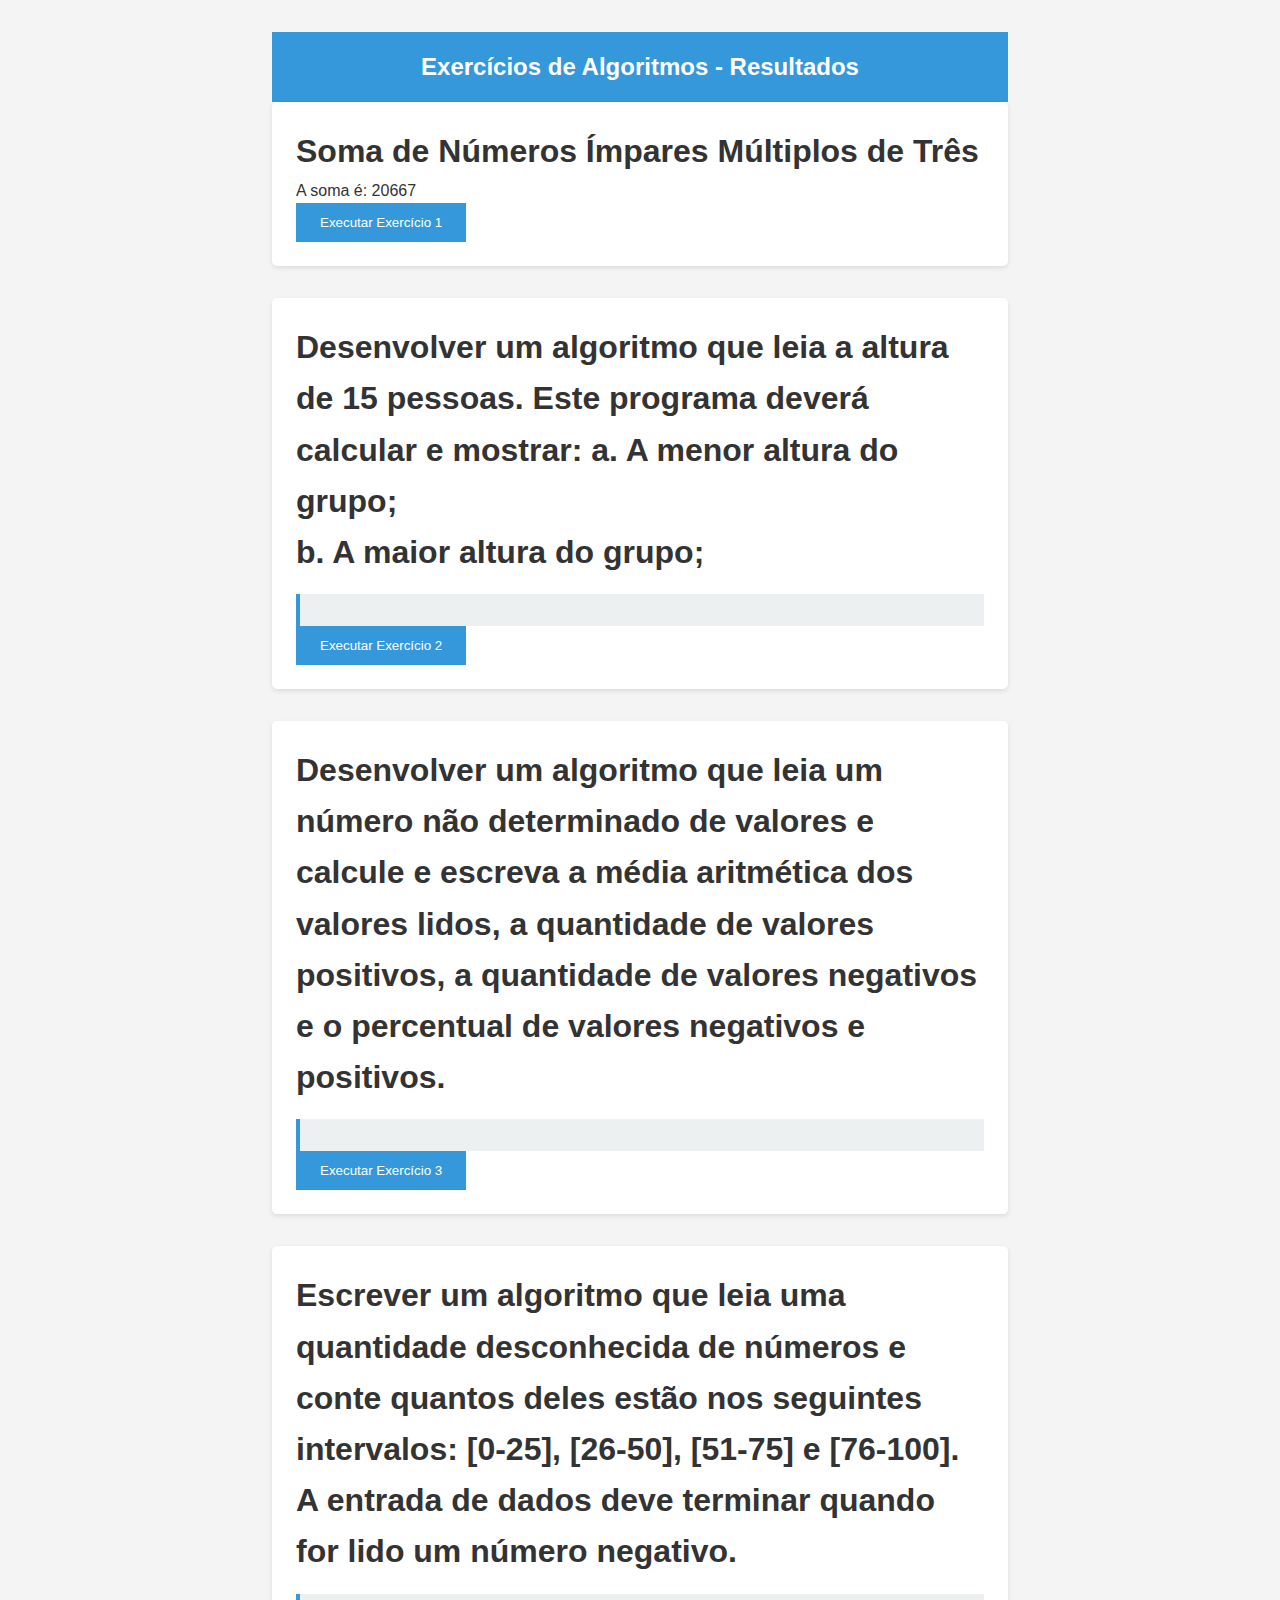
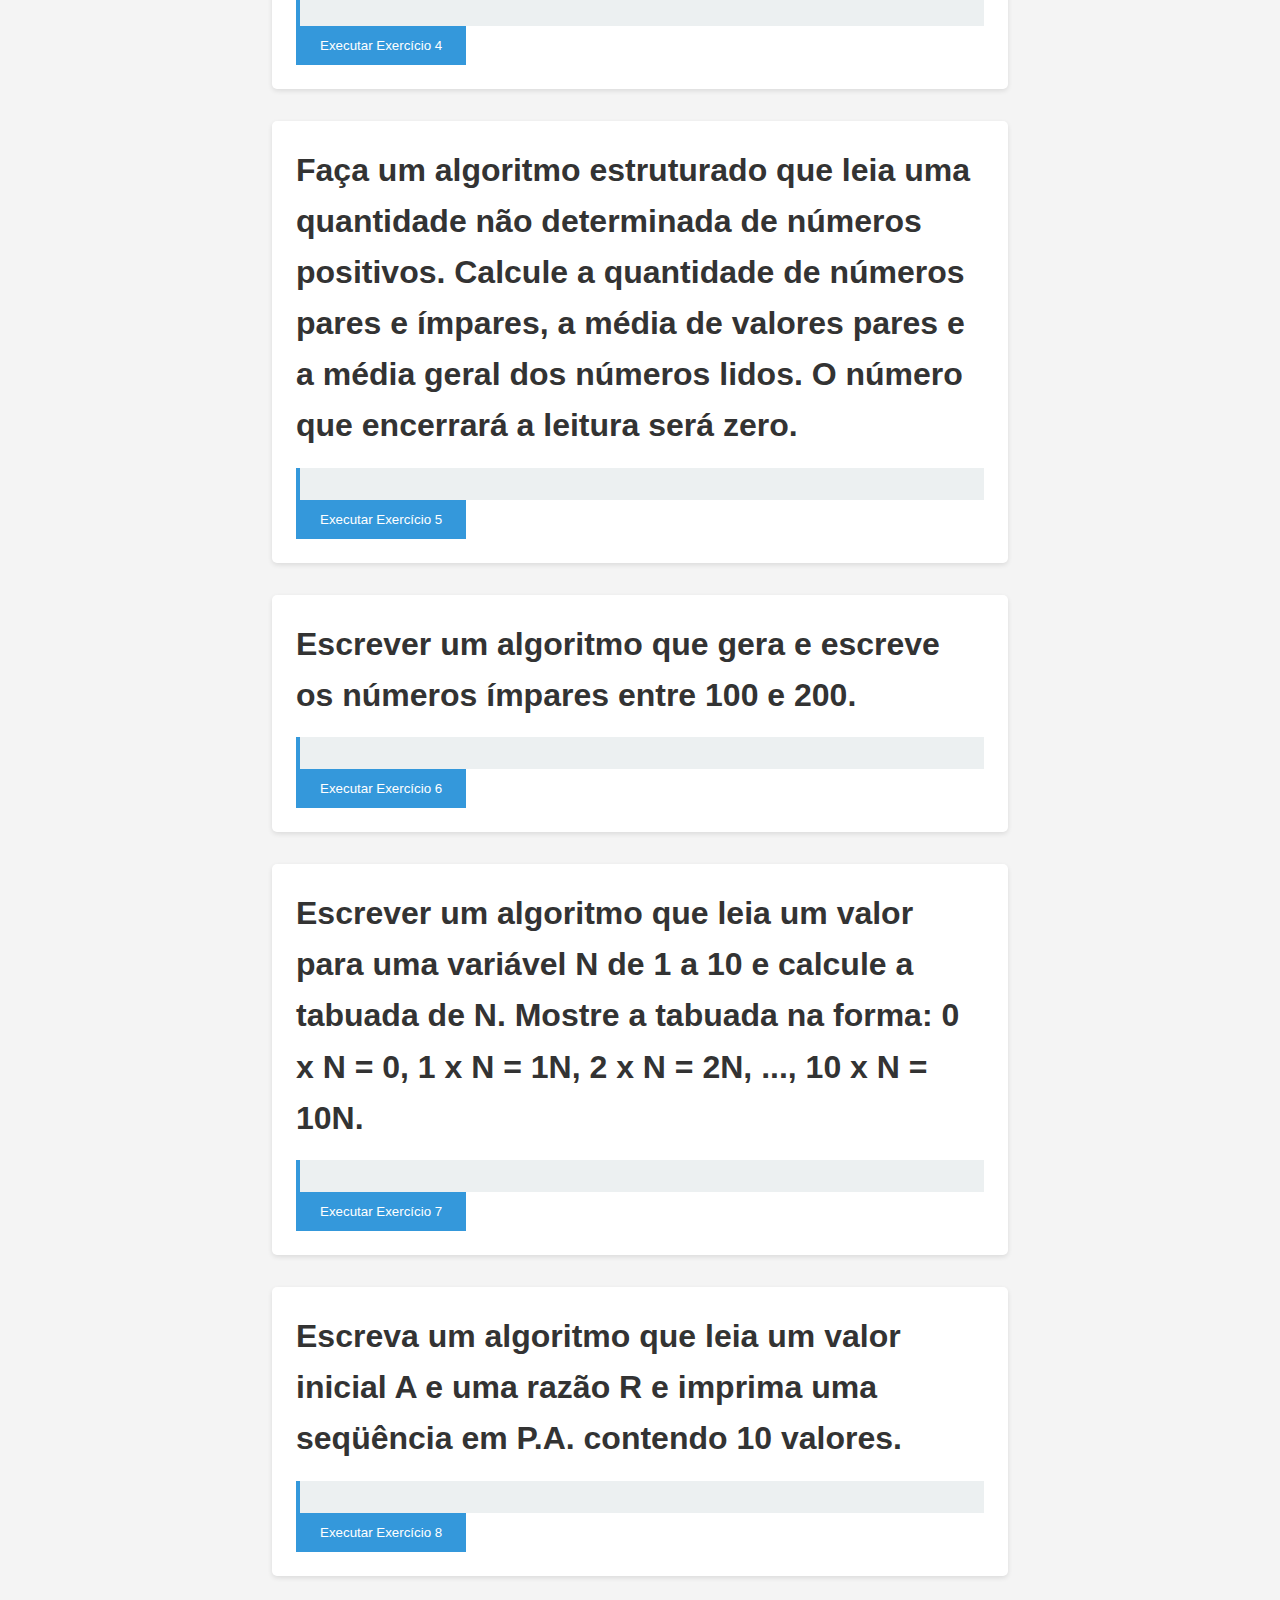
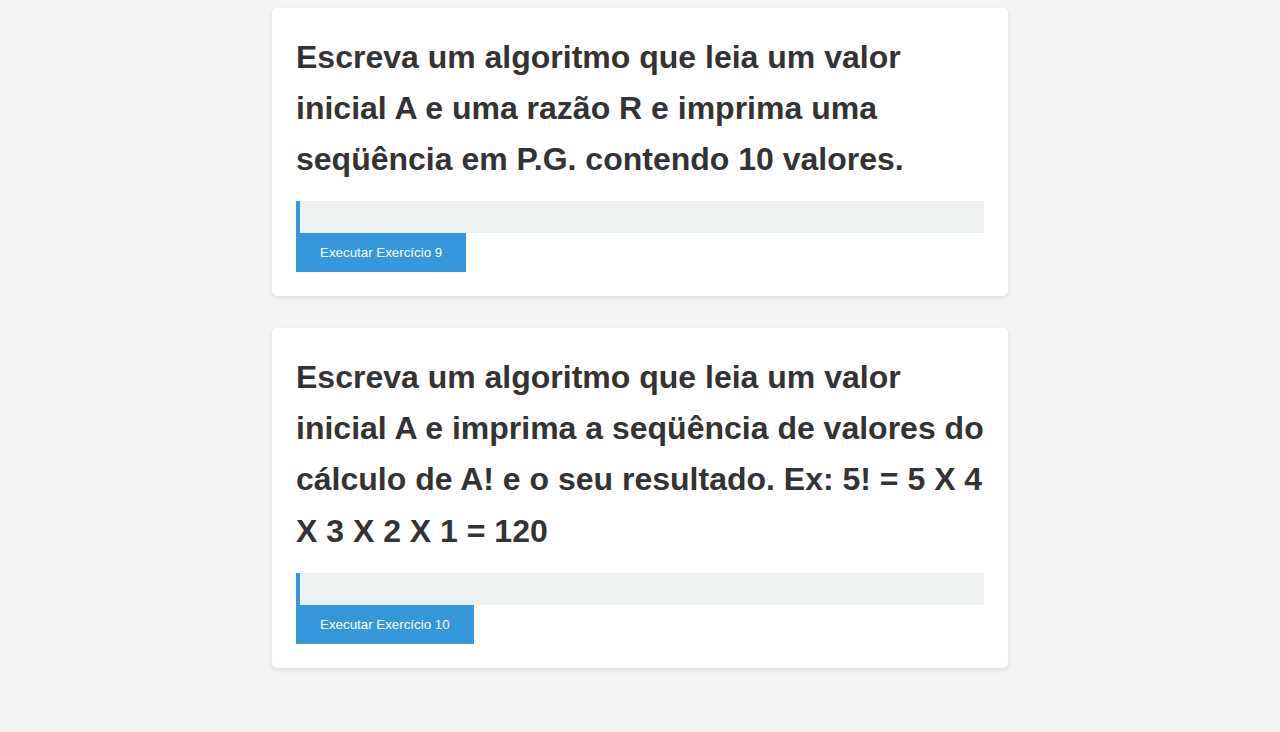
<file: Exercício2/index.html>
<!DOCTYPE html>
<html lang="pt-BR">
  <head>
    <meta charset="UTF-8" />
    <meta name="viewport" content="width=device-width, initial-scale=1.0" />
    <title>Exercícios de Algoritmos</title>
    <link rel="stylesheet" href="styles.css" />
  </head>
  <body>
    <main class="container">
      <header>
        <h2>Exercícios de Algoritmos - Resultados</h2>
      </header>

      <!-- Resultados serão exibidos aqui -->
      <section>
        <h1>Soma de Números Ímpares Múltiplos de Três</h1>
        <p id="resultado1"></p>
        <button onclick="exercício1()">Executar Exercício 1</button>
      </section>
      <section>
        <h1>
          Desenvolver um algoritmo que leia a altura de 15 pessoas. Este
          programa deverá calcular e mostrar: a. A menor altura do grupo;<br />
          b. A maior altura do grupo; <br />
        </h1>
        <div id="resultado2" class="output"></div>
        <button onclick="exercício2()">Executar Exercício 2</button>
      </section>
      <section>
        <h1>
          Desenvolver um algoritmo que leia um número não determinado de valores
          e calcule e escreva a média aritmética dos valores lidos, a quantidade
          de valores positivos, a quantidade de valores negativos e o percentual
          de valores negativos e positivos.
        </h1>
        <div id="resultado3" class="output"></div>
        <button onclick="exercício3()">Executar Exercício 3</button>
      </section>
      <section>
        <h1>
          Escrever um algoritmo que leia uma quantidade desconhecida de números
          e conte quantos deles estão nos seguintes intervalos: [0-25], [26-50],
          [51-75] e [76-100]. A entrada de dados deve terminar quando for lido
          um número negativo.
        </h1>
        <div id="resultado4" class="output"></div>
        <button onclick="exercício4()">Executar Exercício 4</button>
      </section>
      <section>
        <h1>
          Faça um algoritmo estruturado que leia uma quantidade não determinada
          de números positivos. Calcule a quantidade de números pares e ímpares,
          a média de valores pares e a média geral dos números lidos. O número
          que encerrará a leitura será zero.
        </h1>
        <div id="resultado5" class="output"></div>
        <button onclick="exercício5()">Executar Exercício 5</button>
      </section>
      <section>
        <h1>
          Escrever um algoritmo que gera e escreve os números ímpares entre 100
          e 200.
        </h1>
        <div id="resultado6" class="output"></div>
        <button onclick="exercício6()">Executar Exercício 6</button>
      </section>
      <section>
        <h1>
          Escrever um algoritmo que leia um valor para uma variável N de 1 a 10
          e calcule a tabuada de N. Mostre a tabuada na forma: 0 x N = 0, 1 x N
          = 1N, 2 x N = 2N, ..., 10 x N = 10N.
        </h1>
        <div id="resultado7" class="output"></div>
        <button onclick="exercício7()">Executar Exercício 7</button>
      </section>
      <section>
        <h1>
          Escreva um algoritmo que leia um valor inicial A e uma razão R e
          imprima uma seqüência em P.A. contendo 10 valores.
        </h1>
        <div id="resultado8" class="output"></div>
        <button onclick="exercício8()">Executar Exercício 8</button>
      </section>
      <section>
        <h1>
          Escreva um algoritmo que leia um valor inicial A e uma razão R e
          imprima uma seqüência em P.G. contendo 10 valores.
        </h1>
        <div id="resultado9" class="output"></div>
        <button onclick="exercício9()">Executar Exercício 9</button>
      </section>
      <section>
        <h1>
          Escreva um algoritmo que leia um valor inicial A e imprima a seqüência
          de valores do cálculo de A! e o seu resultado. Ex: 5! = 5 X 4 X 3 X 2
          X 1 = 120
        </h1>
        <div id="resultado10" class="output"></div>
        <button onclick="exercício10()">Executar Exercício 10</button>
      </section>
    </main>

    <script src="script.js"></script>
  </body>
</html>
</file>
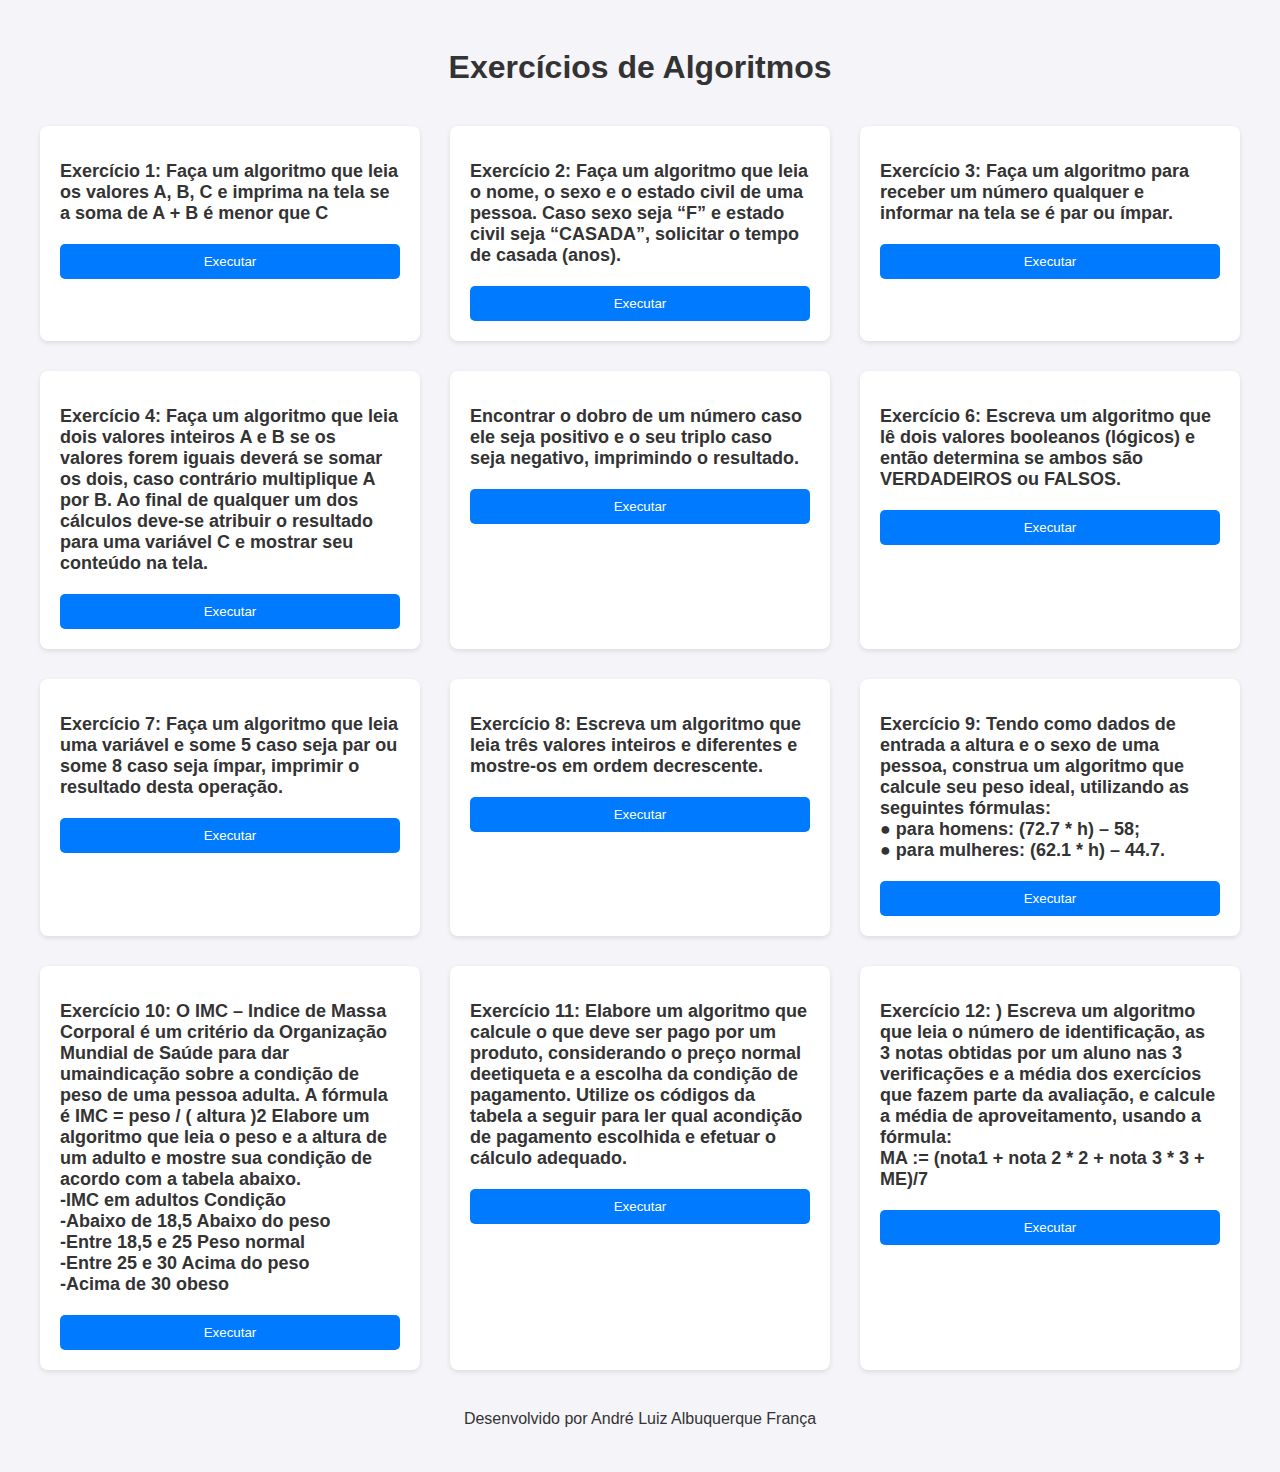
<file: Exercícios1/index.html>
<!DOCTYPE html>
<html lang="pt-BR">
<head>
    <meta charset="UTF-8" />
    <meta name="viewport" content="width=device-width, initial-scale=1.0" />
    <title>Exercícios de Algoritmos</title>
    <link rel="stylesheet" href="styles.css" />
</head>
<body>
    <header>
        <h1>Exercícios de Algoritmos</h1>
    </header>

    <main>
        <section class="container">
            <article class="card">
                <h2>Exercício 1: Faça um algoritmo que leia os valores A, B, C e imprima na tela se a soma de A + B é menor que C</h2>
                <button onclick="exercicio1()">Executar</button>
                <div id="resultado1"></div>
            </article>

            <article class="card">
                <h2>Exercício 2: Faça um algoritmo que leia o nome, o sexo e o estado civil de uma pessoa. Caso sexo seja “F” e
                    estado civil seja “CASADA”, solicitar o tempo de casada (anos). </h2>
                <button onclick="exercicio2()">Executar</button>
                <div id="resultado2"></div>
            </article>

            <article class="card">
                <h2>Exercício 3: Faça um algoritmo para receber um número qualquer e informar na tela se é par ou ímpar. </h2>
                <button onclick="exercicio3()">Executar</button>
                <div id="resultado3"></div>
            </article>

            <article class="card">
                <h2>Exercício 4: Faça um algoritmo que leia dois valores inteiros A e B se os valores forem iguais deverá se
                    somar os dois, caso contrário multiplique A por B. Ao final de qualquer um dos cálculos deve-se
                    atribuir o resultado para uma variável C e mostrar seu conteúdo na tela. </h2>
                <button onclick="exercicio4()">Executar</button>
                <div id="resultado4"></div>
            </article>

            <article class="card">
                <h2> Encontrar o dobro de um número caso ele seja positivo e o seu triplo caso seja negativo,
                    imprimindo o resultado.</h2>
                <button onclick="exercicio5()">Executar</button>
                <div id="resultado5"></div>
            </article>

            <article class="card">
                <h2>Exercício 6:  Escreva um algoritmo que lê dois valores booleanos (lógicos) e então determina se ambos são
                    VERDADEIROS ou FALSOS. </h2>
                <button onclick="exercicio6()">Executar</button>
                <div id="resultado6"></div>
            </article>

            <article class="card">
                <h2>Exercício 7: Faça um algoritmo que leia uma variável e some 5 caso seja par ou some 8 caso seja ímpar,
                    imprimir o resultado desta operação. </h2>
                <button onclick="exercicio7()">Executar</button>
                <div id="resultado7"></div>
            </article>

            <article class="card">
                <h2>Exercício 8: Escreva um algoritmo que leia três valores inteiros e diferentes e mostre-os em ordem
                    decrescente.</h2>
                <button onclick="exercicio8()">Executar</button>
                <div id="resultado8"></div>
            </article>

            <article class="card">
                <h2>Exercício 9: Tendo como dados de entrada a altura e o sexo de uma pessoa, construa um algoritmo que
                    calcule seu peso ideal, utilizando as seguintes fórmulas:<br />
                    ● para homens: (72.7 * h) – 58;<br />
                    ● para mulheres: (62.1 * h) – 44.7.</h2>
                <button onclick="exercicio9()">Executar</button>
                <div id="resultado9"></div>
            </article>

            <article class="card">
                <h2>Exercício 10: O IMC – Indice de Massa Corporal é um critério da Organização Mundial de Saúde para dar
                    umaindicação sobre a condição de peso de uma pessoa adulta. A fórmula é IMC = peso / ( altura )2
                    
                    Elabore um algoritmo que leia o peso e a altura de um adulto e mostre sua condição de acordo
                    com a tabela abaixo.<br />
                    -IMC em adultos Condição<br />
                    -Abaixo de 18,5 Abaixo do peso<br />
                    -Entre 18,5 e 25 Peso normal<br />
                    -Entre 25 e 30 Acima do peso<br />
                    -Acima de 30 obeso </h2>
                <button onclick="exercicio10()">Executar</button>
                <div id="resultado10"></div>
            </article>

            <article class="card">
                <h2>Exercício 11: Elabore um algoritmo que calcule o que deve ser pago por um produto, considerando o preço
                    normal deetiqueta e a escolha da condição de pagamento. Utilize os códigos da tabela a seguir
                    para ler qual acondição de pagamento escolhida e efetuar o cálculo adequado. </h2>
                <button onclick="exercicio11()">Executar</button>
                <div id="resultado11"></div>
            </article>

            <article class="card">
                <h2>Exercício 12: ) Escreva um algoritmo que leia o número de identificação, as 3 notas obtidas por um aluno nas
                    3 verificações e a média dos exercícios que fazem parte da avaliação, e calcule a média de
                    aproveitamento, usando a fórmula: <br />
                    MA := (nota1 + nota 2 * 2 + nota 3 * 3 + ME)/7</h2>
                <button onclick="exercicio12()">Executar</button>
                <div id="resultado12"></div>
            </article>
        </section>
    </main>

    <footer>
        <p>Desenvolvido por André Luiz Albuquerque França</p>
    </footer>

    <script src="script.js"></script>
</body>
</html>
</file>
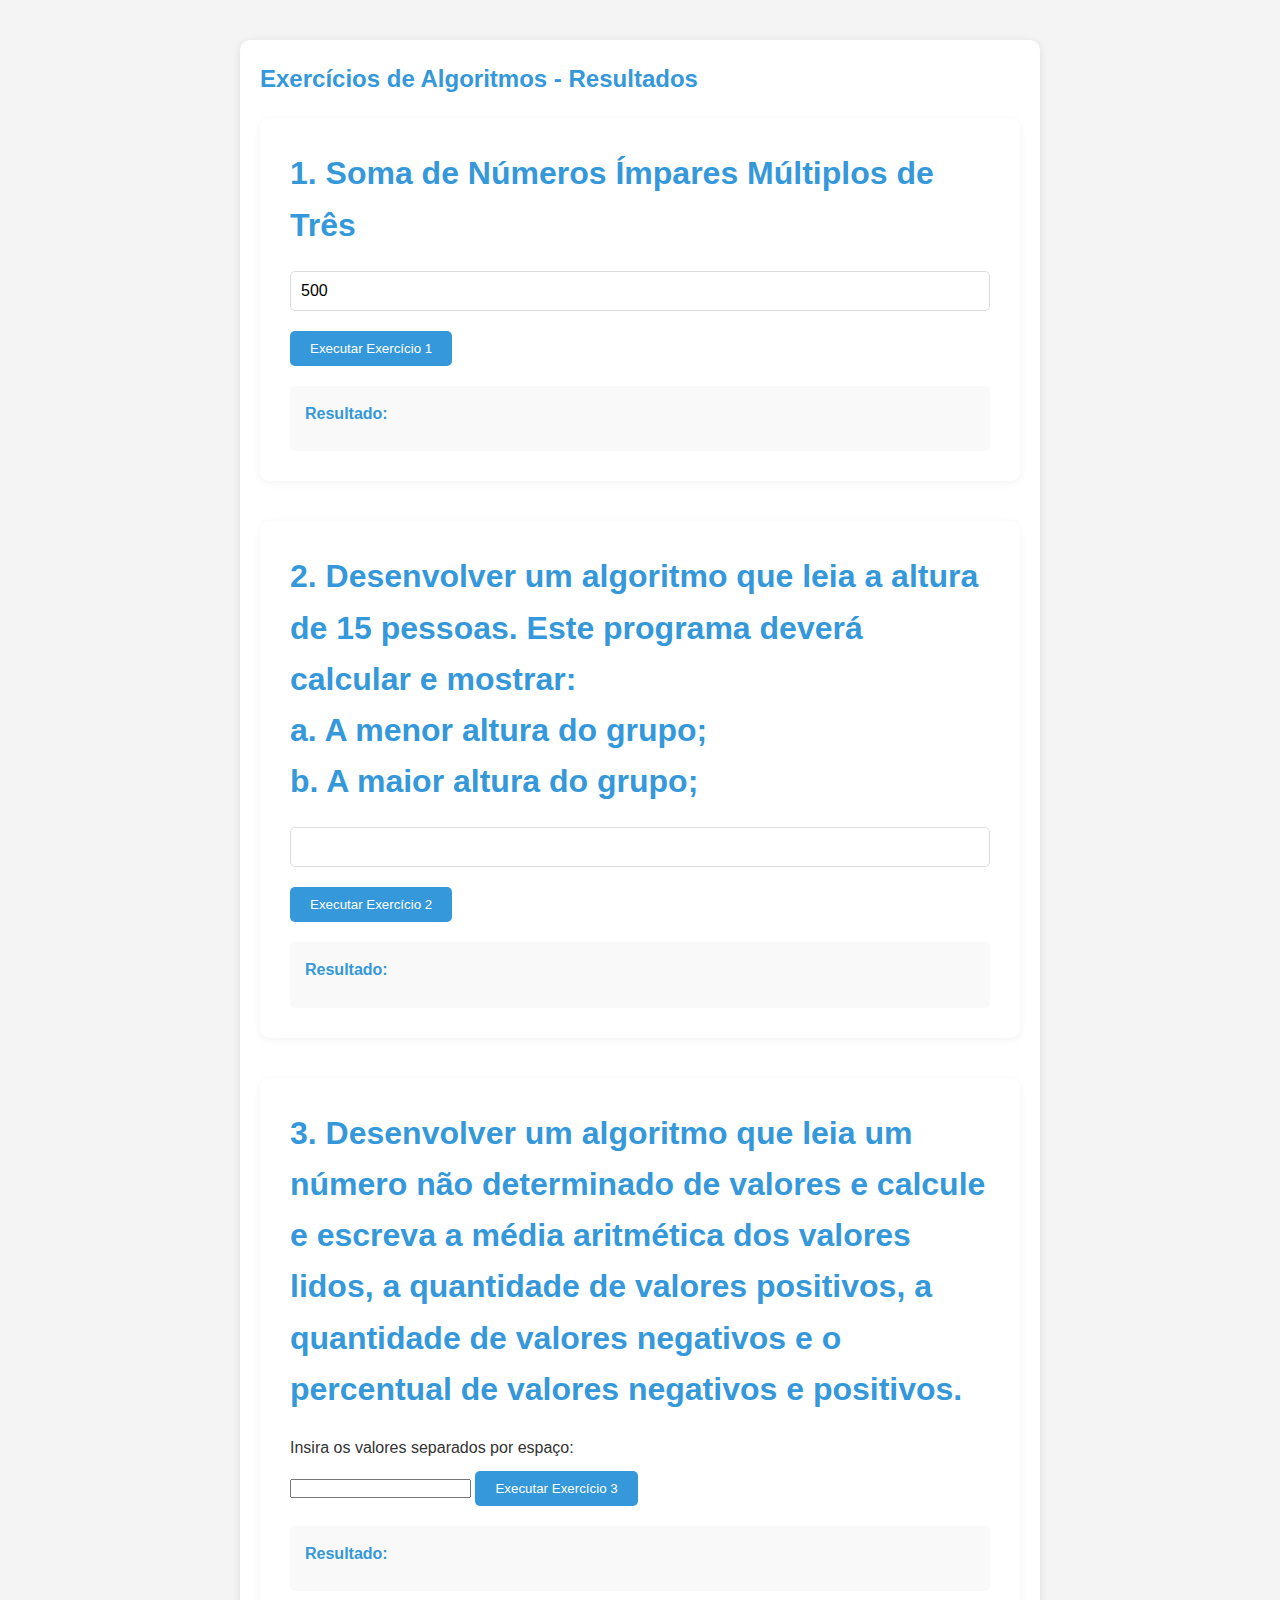
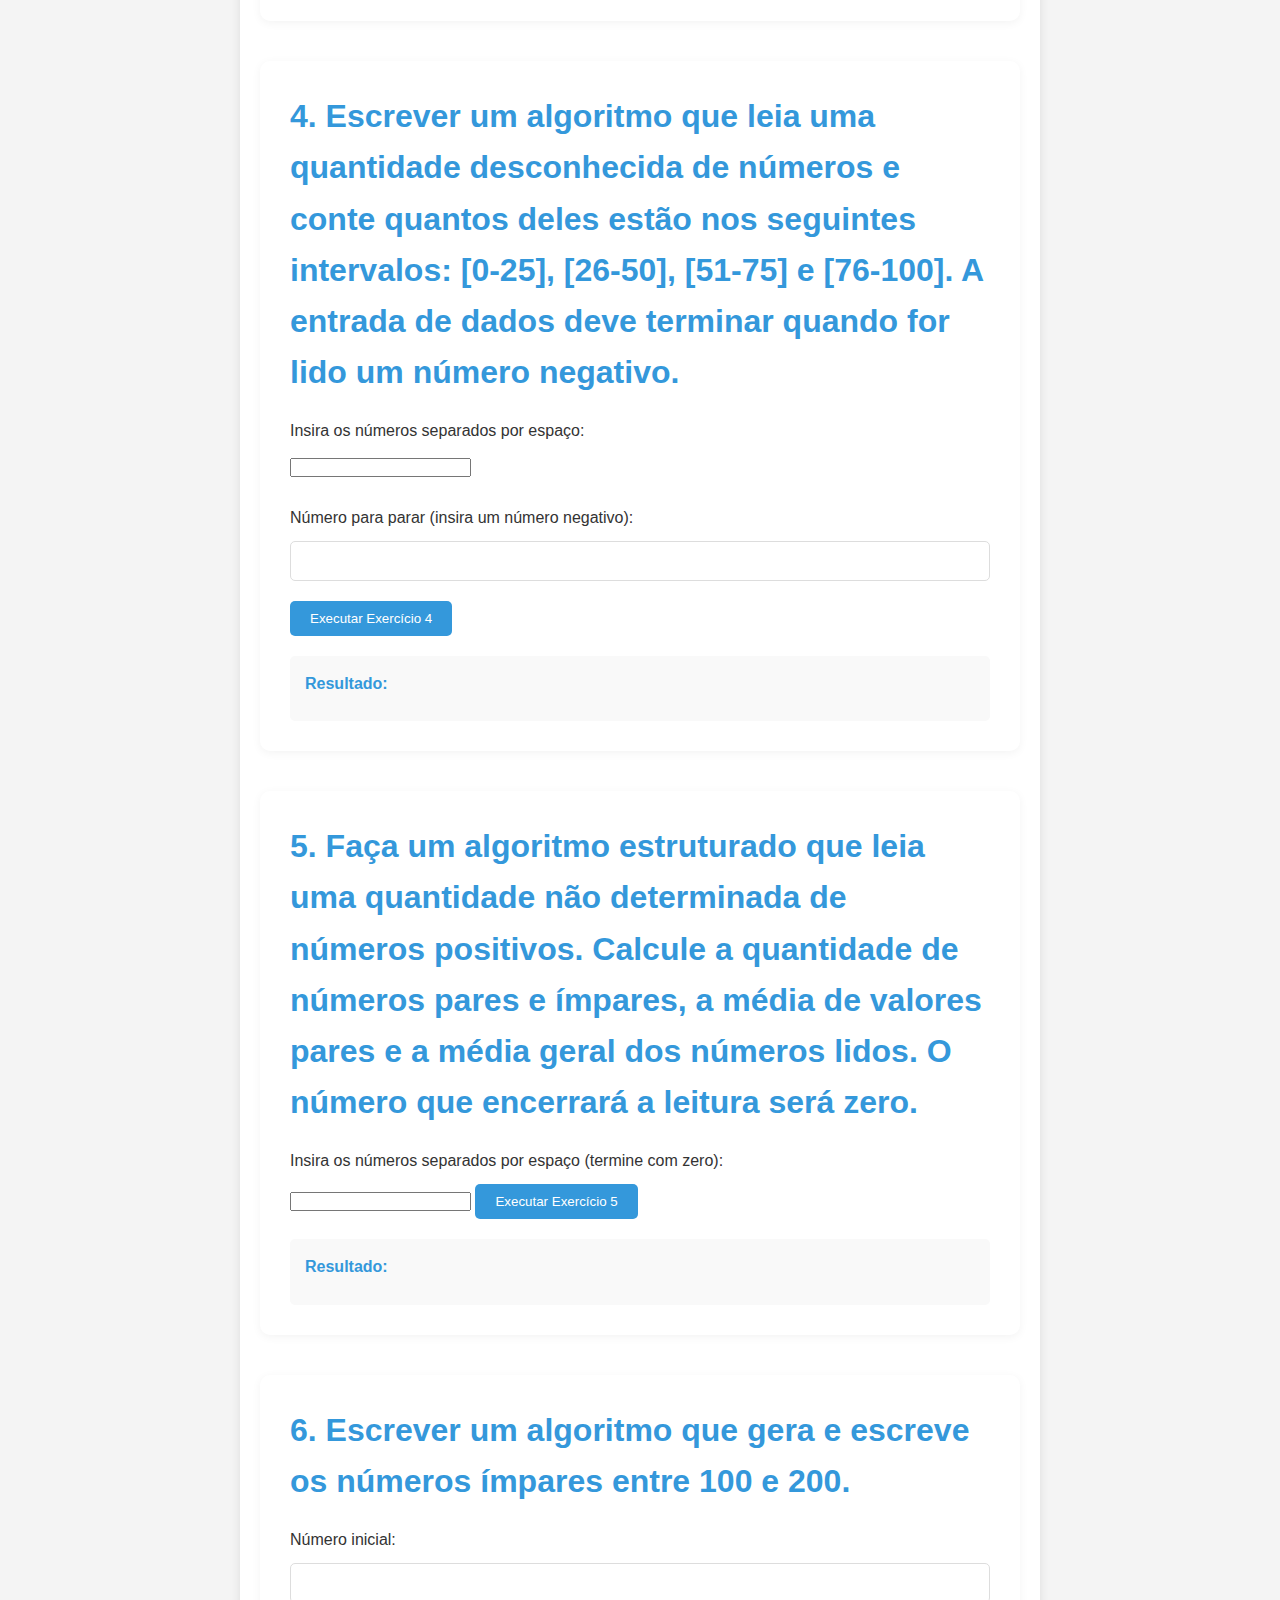
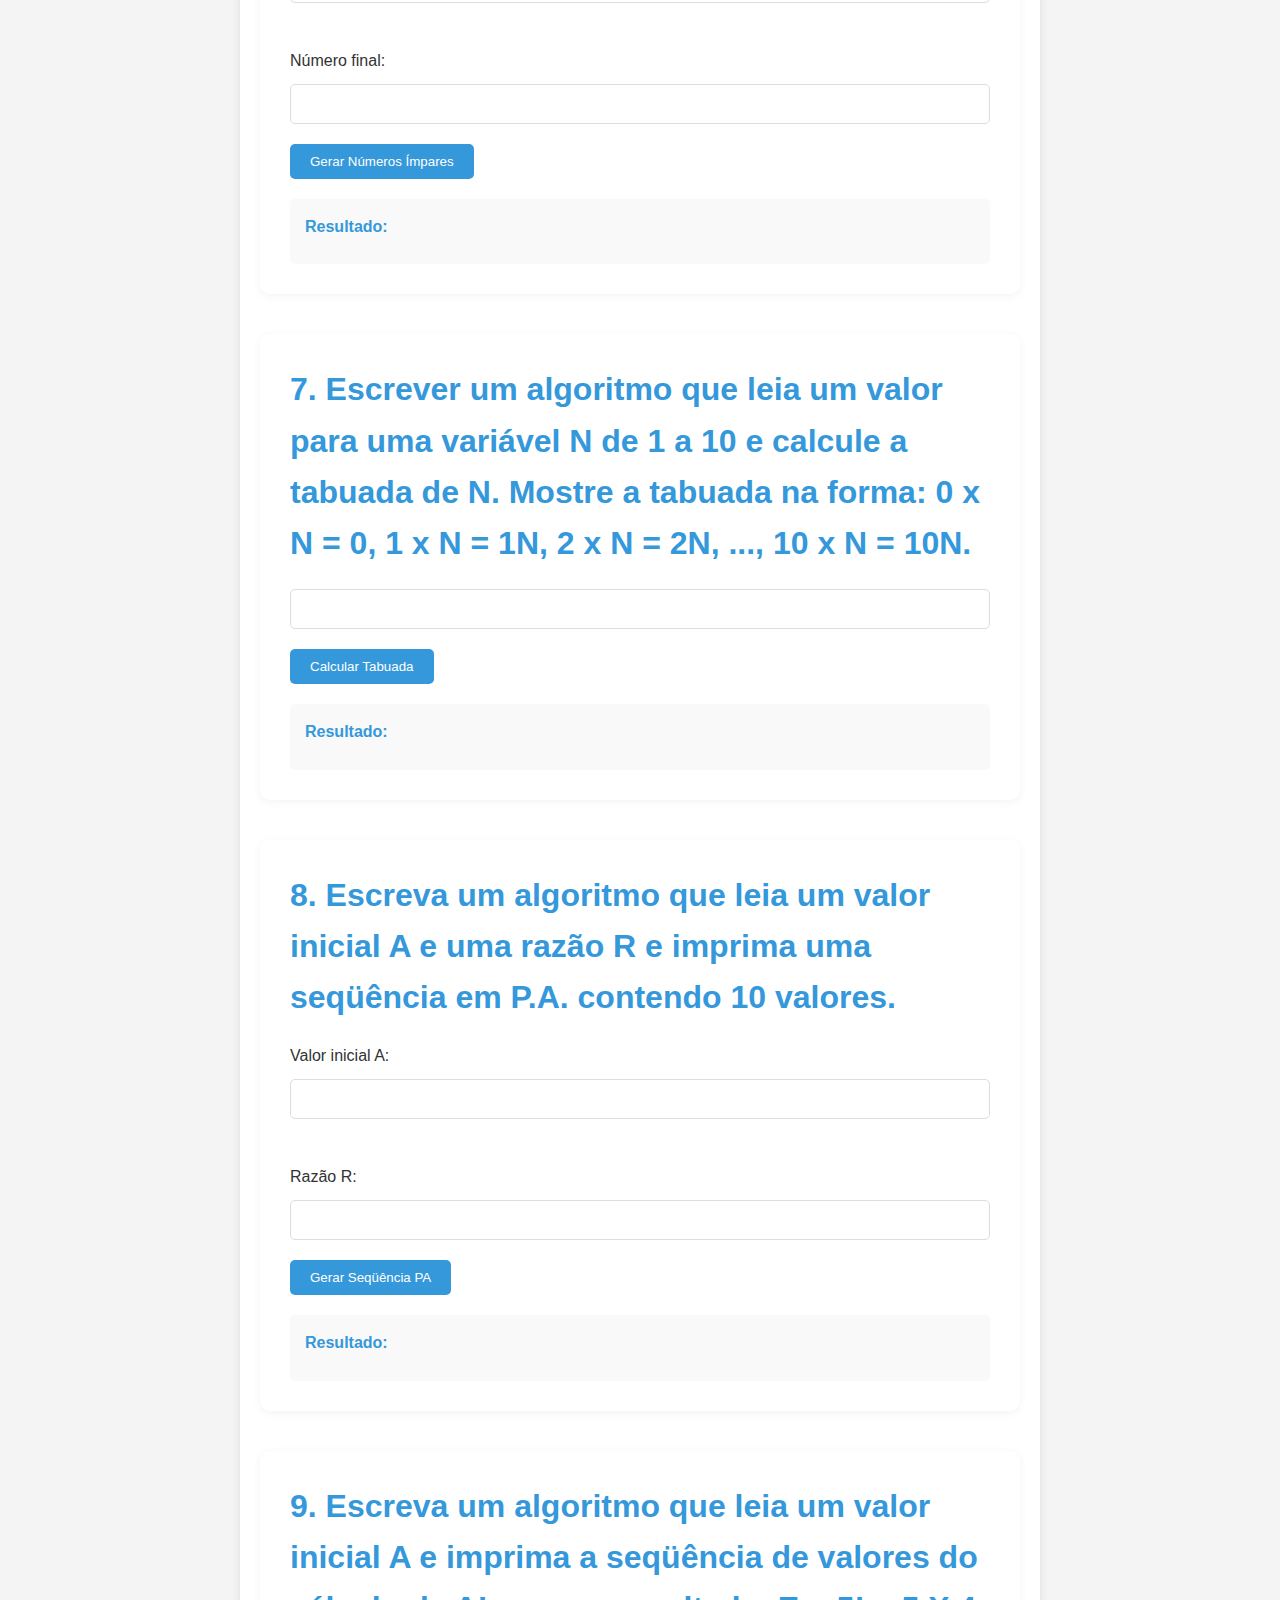
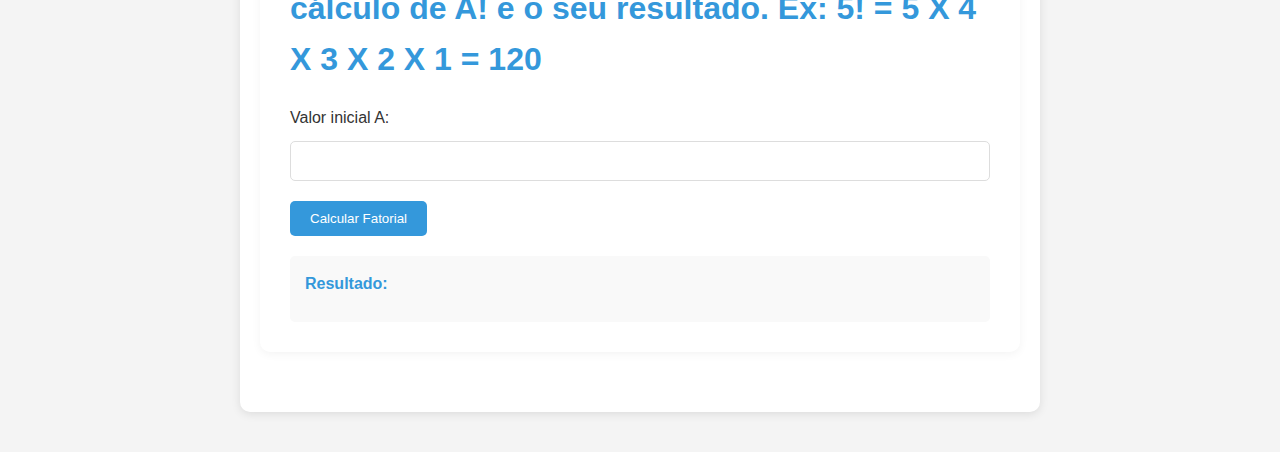
<file: Exercícios2/index.html>
<!DOCTYPE html>
<html lang="pt-BR">
  <head>
    <meta charset="UTF-8" />
    <meta name="viewport" content="width=device-width, initial-scale=1.0" />
    <title>Exercícios de Algoritmos</title>
    <link rel="stylesheet" href="styles.css" />
  </head>
  <body>
    <main class="container">
      <header>
        <h2>Exercícios de Algoritmos - Resultados</h2>
      </header>

      <!-- Resultados serão exibidos aqui -->
      <section>
        <h1>1. Soma de Números Ímpares Múltiplos de Três</h1>
        <input type="number" id="limiteInput" min="1" value="500" required />
        <button onclick="exercício1()">Executar Exercício 1</button>
        <p id="resultado1" class="output"></p>
      </section>
      <section>
        <h1>
          2. Desenvolver um algoritmo que leia a altura de 15 pessoas. Este
          programa deverá calcular e mostrar:<br />
          a. A menor altura do grupo;<br />
          b. A maior altura do grupo; <br />
        </h1>
        <input type="number" id="quantidadePessoas" min="1" max="15" required />
        <button onclick="exercício2()">Executar Exercício 2</button>
        <div id="resultado2" class="output"></div>
      </section>
      <section>
        <h1>
          3. Desenvolver um algoritmo que leia um número não determinado de
          valores e calcule e escreva a média aritmética dos valores lidos, a
          quantidade de valores positivos, a quantidade de valores negativos e o
          percentual de valores negativos e positivos.
        </h1>
        <label for="valoresInput"
          >Insira os valores separados por espaço:</label
        >
        <input type="text" id="valoresInput" required />
        <button onclick="exercício3()">Executar Exercício 3</button>
        <div id="resultado3" class="output"></div>
      </section>
      <section>
        <h1>
          4. Escrever um algoritmo que leia uma quantidade desconhecida de
          números e conte quantos deles estão nos seguintes intervalos: [0-25],
          [26-50], [51-75] e [76-100]. A entrada de dados deve terminar quando
          for lido um número negativo.
        </h1>
        <label for="numerosInput"
          >Insira os números separados por espaço:</label
        >
        <input type="text" id="numerosInput" required />
        <br /><br />
        <label for="pararInput"
          >Número para parar (insira um número negativo):</label
        >
        <input type="number" id="pararInput" required />
        <button onclick="exercício4()">Executar Exercício 4</button>
        <div id="resultado4" class="output"></div>
      </section>
      <section>
        <h1>
          5. Faça um algoritmo estruturado que leia uma quantidade não
          determinada de números positivos. Calcule a quantidade de números
          pares e ímpares, a média de valores pares e a média geral dos números
          lidos. O número que encerrará a leitura será zero.
        </h1>
        <label for="numerosInput"
          >Insira os números separados por espaço (termine com zero):</label
        >
        <input type="text" id="numerosInput" required />
        <button id="exercicio5Button">Executar Exercício 5</button>
        <div id="resultado5" class="output"></div>
      </section>
      <section>
        <h1>
          6. Escrever um algoritmo que gera e escreve os números ímpares entre
          100 e 200.
        </h1>
        <label for="inicioInput">Número inicial:</label>
        <input type="number" id="inicioInput" required />
        <br /><br />
        <label for="fimInput">Número final:</label>
        <input type="number" id="fimInput" required />
        <button onclick="exercício6()">Gerar Números Ímpares</button>
        <div id="resultado6" class="output"></div>
      </section>
      <section>
        <h1>
          7. Escrever um algoritmo que leia um valor para uma variável N de 1 a
          10 e calcule a tabuada de N. Mostre a tabuada na forma: 0 x N = 0, 1 x
          N = 1N, 2 x N = 2N, ..., 10 x N = 10N.
        </h1>
        <input type="number" id="numInput" min="1" max="10" required />
        <button onclick="exercício7()">Calcular Tabuada</button>
        <div id="resultado7" class="output"></div>
      </section>
      <section>
        <h1>
          8. Escreva um algoritmo que leia um valor inicial A e uma razão R e
          imprima uma seqüência em P.A. contendo 10 valores.
        </h1>
        <label for="aInput">Valor inicial A:</label>
        <input type="number" id="aInput" required />
        <br /><br />
        <label for="rInput">Razão R:</label>
        <input type="number" id="rInput" required />
        <button onclick="exercício8()">Gerar Seqüência PA</button>
        <div id="resultado8" class="output"></div>
      </section>
      <section>
        <h1>
          9. Escreva um algoritmo que leia um valor inicial A e imprima a
          seqüência de valores do cálculo de A! e o seu resultado. Ex: 5! = 5 X
          4 X 3 X 2 X 1 = 120
        </h1>
        <label for="aInput">Valor inicial A:</label>
        <input type="number" id="aInput" required min="1" max="20" />
        <button onclick="exercício09()">Calcular Fatorial</button>
        <div id="resultado09" class="output"></div>
      </section>
    </main>

    <script src="script.js"></script>
  </body>
</html>
</file>
<file: Exercício2/styles.css>
/* Global Styles */
* {
  margin: 0;
  padding: 0;
  box-sizing: border-box;
}

body {
  font-family: Arial, sans-serif;
  line-height: 1.6;
  color: #333;
  background-color: #f4f4f4;
}

/* Header Styles */
header {
  background-color: #3498db;
  color: white;
  text-align: center;
  padding: 1rem;
}

header h1 {
  margin-bottom: 0;
}

/* Main Content Styles */
main {
  max-width: 800px;
  margin: 0 auto;
  padding: 2rem;
}

section {
  background-color: white;
  margin-bottom: 2rem;
  padding: 1.5rem;
  border-radius: 5px;
  box-shadow: 0 2px 5px rgba(0, 0, 0, 0.1);
}

section h2 {
  margin-top: 0;
  color: #2c3e50;
  border-bottom: 2px solid #3498db;
  padding-bottom: 0.5rem;
}

/* Button Styles */
button {
  display: inline-block;
  background-color: #3498db;
  color: white;
  padding: 0.75rem 1.5rem;
  border: none;
  cursor: pointer;
  transition: background-color 0.3s ease;
}

button:hover {
  background-color: #2980b9;
}

/* Output Div Styles */
.output {
  margin-top: 1rem;
  padding: 1rem;
  background-color: #ecf0f1;
  border-left: 4px solid #3498db;
}
</file>
<file: Exercícios1/styles.css>
body {
    font-family: Arial, sans-serif;
    background-color: #f4f4f9;
    color: #333;
    padding: 20px;
}

header {
    text-align: center;
    margin-bottom: 40px;
}

main {
    display: flex;
    flex-wrap: wrap;
    justify-content: center;
}

.container {
    width: 100%;
    max-width: 1200px;
    margin: 0 auto;
    display: grid;
    grid-template-columns: repeat(3, 1fr);
    gap: 30px;
}

.card {
    background-color: #fff;
    padding: 20px;
    border-radius: 8px;
    box-shadow: 0 2px 5px rgba(0, 0, 0, 0.1);
}

.card h2 {
    font-size: 18px;
    margin-bottom: 10px;
}

.card button {
    padding: 10px;
    background-color: #007bff;
    color: white;
    border: none;
    border-radius: 5px;
    cursor: pointer;
    width: 100%;
    margin-top: 10px;
}

.card button:hover {
    background-color: #0056b3;
}

footer {
    text-align: center;
    margin-top: 40px;
}

/* Responsive layout */
@media screen and (max-width: 992px) {
    .container {
        grid-template-columns: repeat(2, 1fr);
    }
}

@media screen and (max-width: 600px) {
    .container {
        grid-template-columns: 1fr;
    }
}
</file>
<file: Exercícios2/styles.css>
/* Reset básico */
* {
  box-sizing: border-box;
  margin: 0;
  padding: 0;
}

body {
  font-family: Arial, sans-serif;
  line-height: 1.6;
  color: #333;
  background-color: #f4f4f4;
}

.container {
  max-width: 800px;
  margin: 40px auto;
  padding: 20px;
  background-color: #fff;
  border-radius: 10px;
  box-shadow: 0 2px 10px rgba(0, 0, 0, 0.1);
}

h1, h2 {
  color: #3498db;
  margin-bottom: 20px;
}

section {
  background-color: #fff;
  padding: 30px;
  border-radius: 10px;
  margin-bottom: 40px;
  box-shadow: 0 2px 10px rgba(0, 0, 0, 0.05);
}

label {
  display: block;
  margin-bottom: 10px;
}

input[type="number"] {
  width: 100%;
  height: 40px;
  margin-bottom: 20px;
  padding: 10px;
  font-size: 16px;
  border: 1px solid #ddd;
  border-radius: 5px;
}

button {
  background-color: #3498db;
  color: white;
  padding: 10px 20px;
  border: none;
  border-radius: 5px;
  cursor: pointer;
  transition: background-color 0.3s ease;
}

button:hover {
  background-color: #2980b9;
}

.output {
  background-color: #f9f9f9;
  padding: 15px;
  border-radius: 5px;
  margin-top: 20px;
}

.output::before {
  content: "Resultado:";
  font-weight: bold;
  color: #3498db;
  display: block;
  margin-bottom: 10px;
}
</file>
